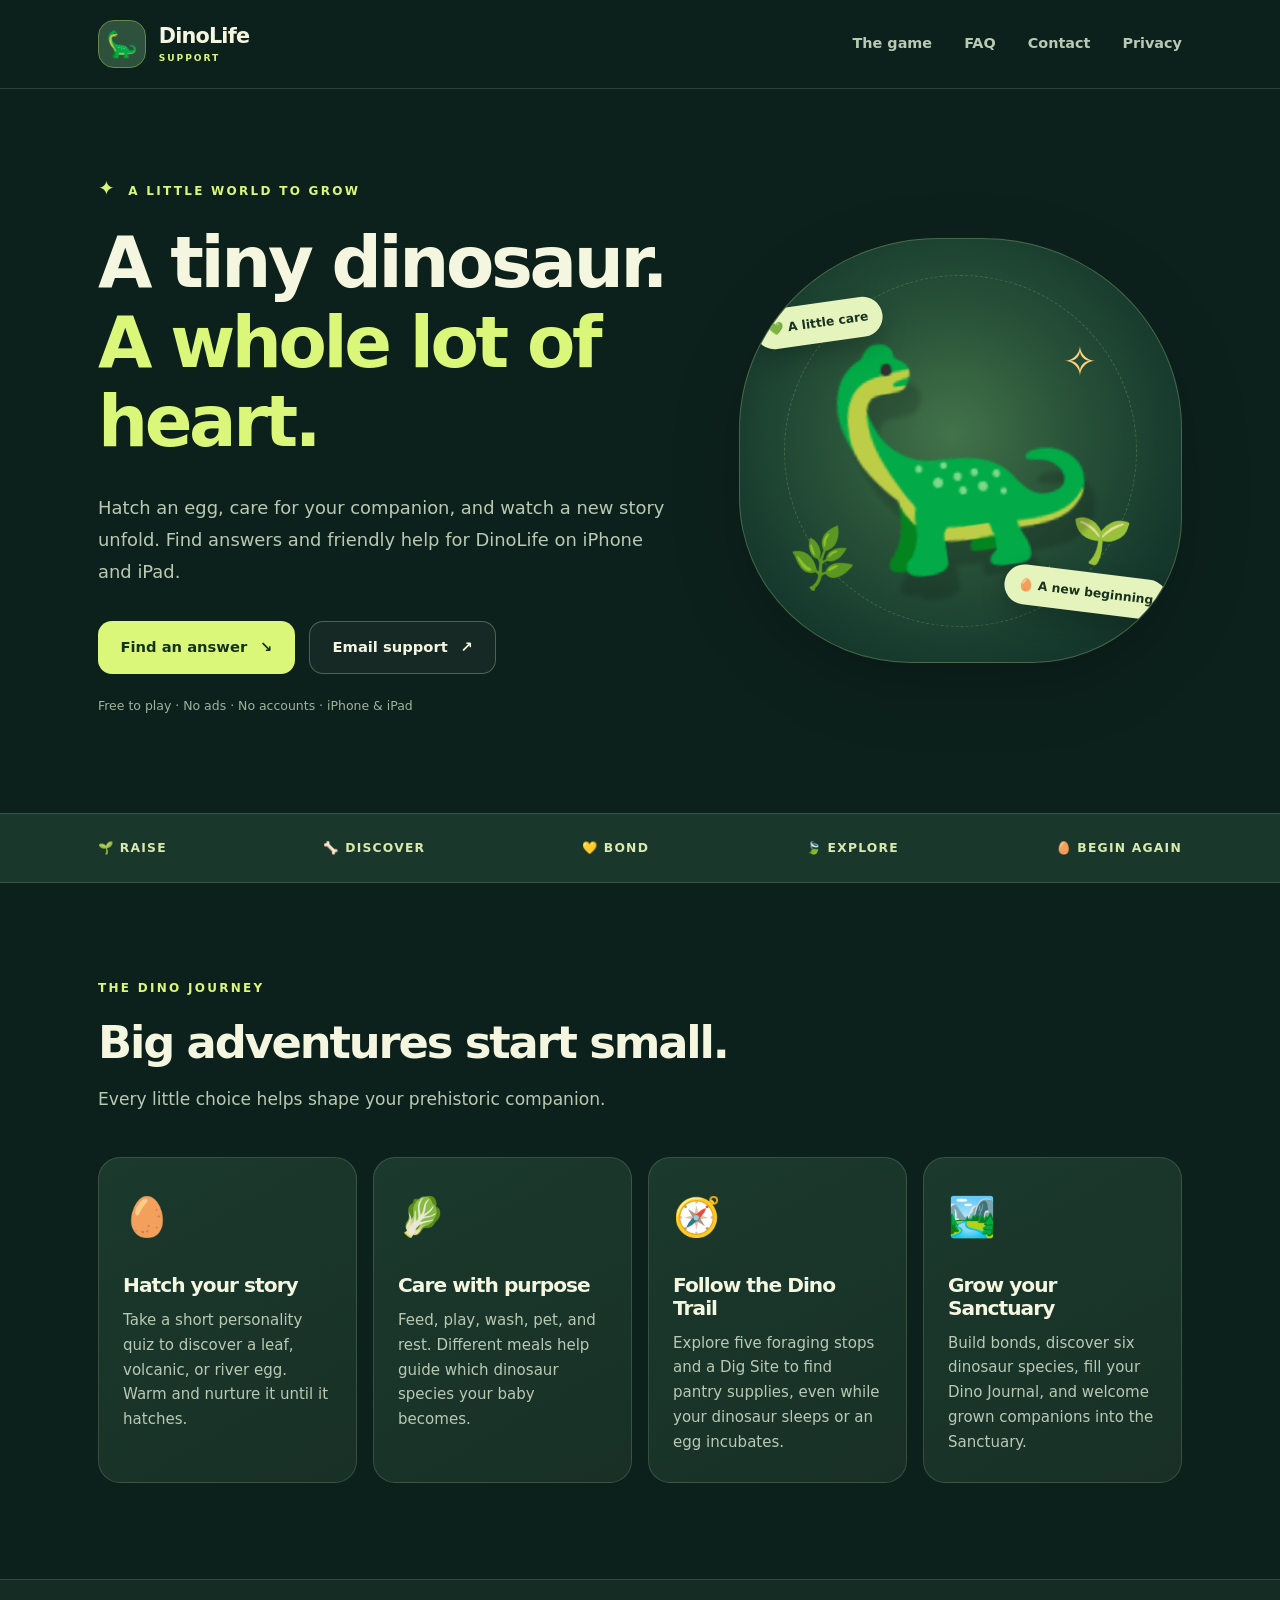
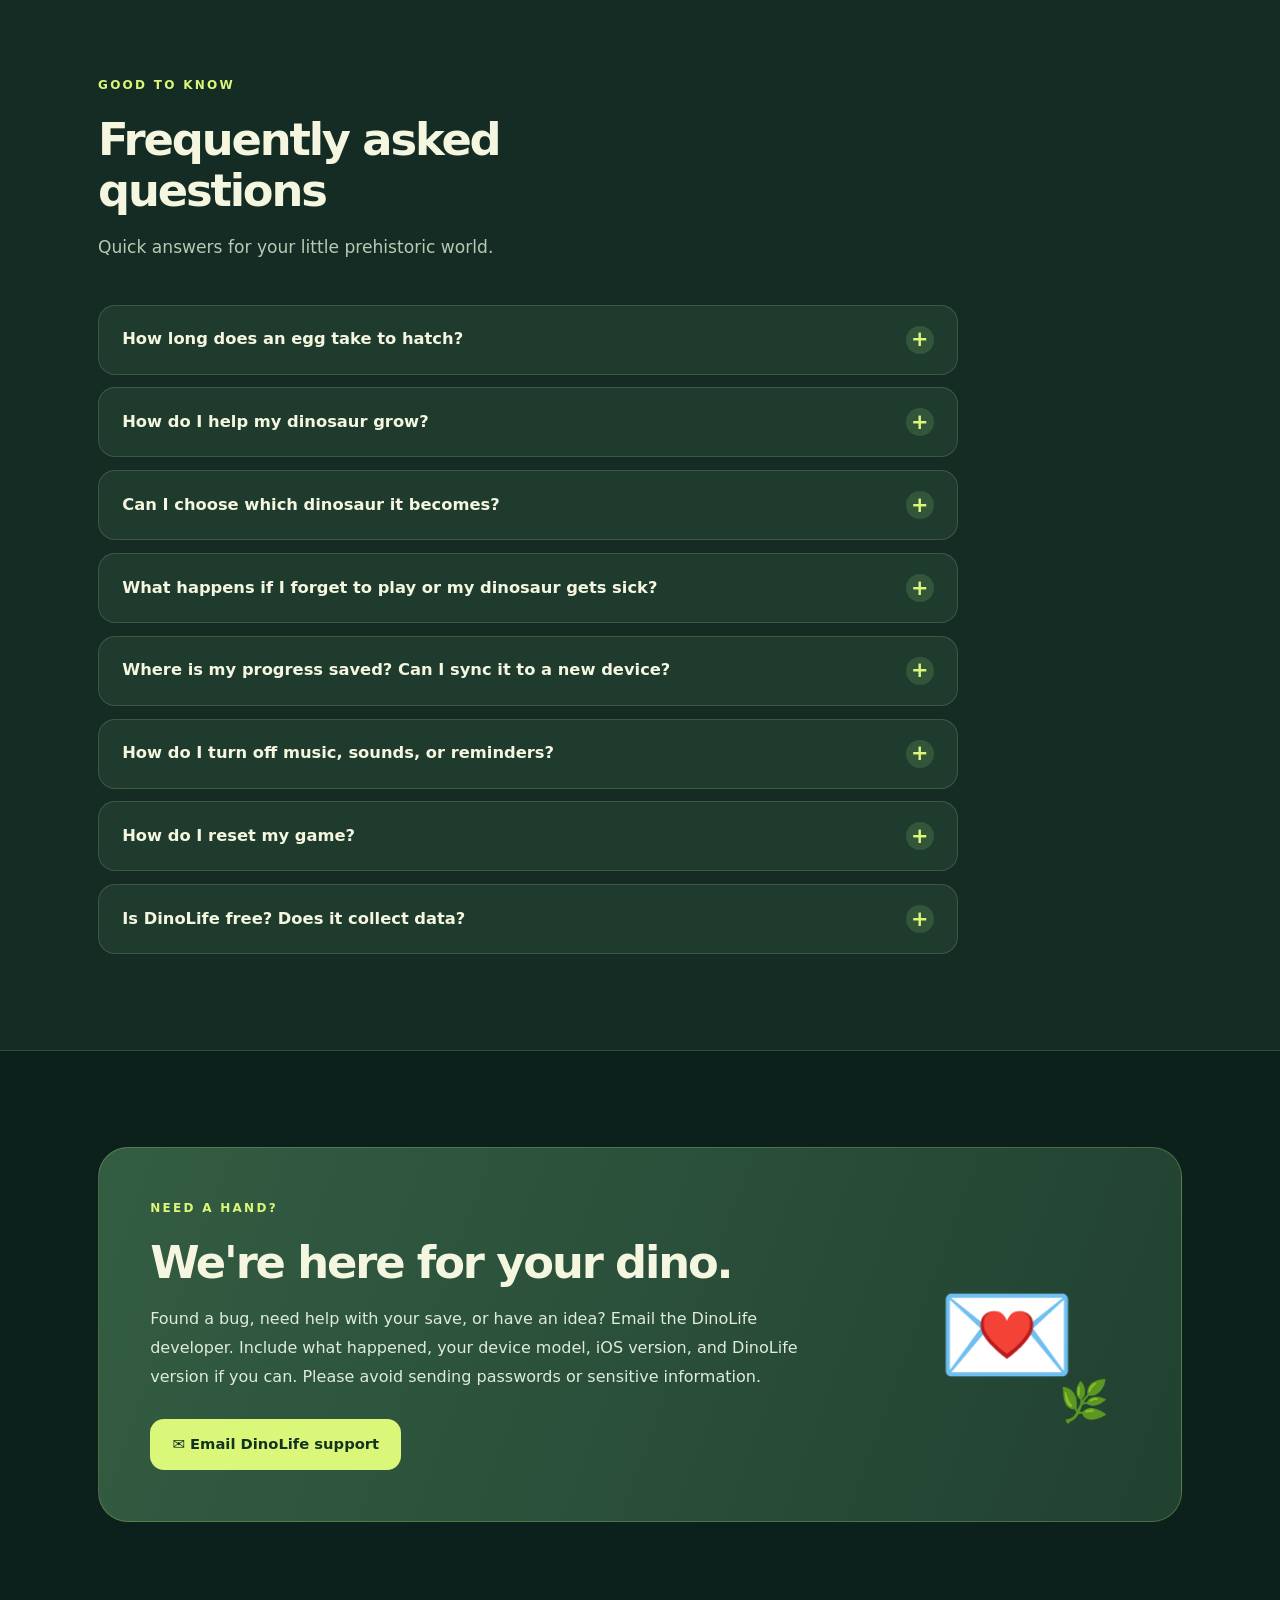
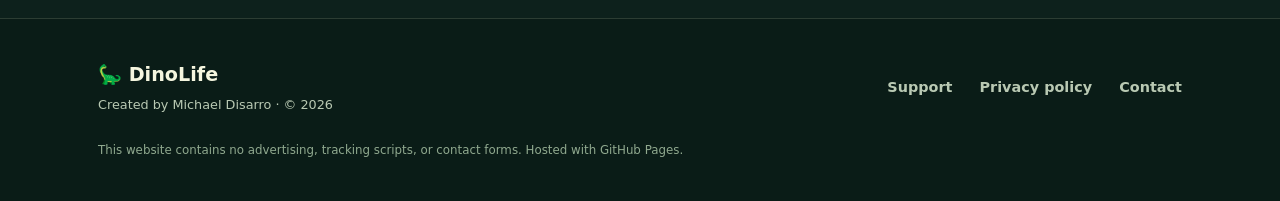
<file: index.html>
<!doctype html>
<html lang="en">
<head>
  <meta charset="utf-8">
  <meta name="viewport" content="width=device-width, initial-scale=1">
  <meta name="theme-color" content="#112921">
  <meta name="description" content="DinoLife support: help with hatching, feeding, dinosaur growth, the Sanctuary, saves, notifications, and privacy.">
  <title>DinoLife — A tiny world to grow | Support</title>
  <link rel="stylesheet" href="./style.css">
</head>
<body>
  <a class="skip-link" href="#main">Skip to content</a>
  <header class="site-header">
    <div class="container nav">
      <a class="brand" href="./index.html" aria-label="DinoLife Support home"><span class="brand-icon" aria-hidden="true">🦕</span><span>DinoLife <small>SUPPORT</small></span></a>
      <nav aria-label="Primary">
        <a href="#discover">The game</a>
        <a href="#faq">FAQ</a>
        <a href="#contact">Contact</a>
        <a href="./privacy.html">Privacy</a>
      </nav>
    </div>
  </header>
  <main id="main">
    <section class="hero container" aria-labelledby="hero-title">
      <div class="hero-copy">
        <p class="eyebrow"><span class="sparkle" aria-hidden="true">✦</span> A LITTLE WORLD TO GROW</p>
        <h1 id="hero-title">A tiny dinosaur.<br><em>A whole lot of heart.</em></h1>
        <p class="lead">Hatch an egg, care for your companion, and watch a new story unfold. Find answers and friendly help for DinoLife on iPhone and iPad.</p>
        <div class="button-row"><a class="button primary" href="#faq">Find an answer <span aria-hidden="true">↘</span></a><a class="button secondary" href="mailto:m.disarro92@gmail.com?subject=DinoLife%20Support">Email support <span aria-hidden="true">↗</span></a></div>
        <p class="subtle">Free to play · No ads · No accounts · iPhone &amp; iPad</p>
      </div>
      <div class="hero-art" aria-label="A playful dinosaur standing among leaves and stars" role="img">
        <span class="orbit orbit-one" aria-hidden="true"></span><span class="orbit orbit-two" aria-hidden="true"></span>
        <span class="art-star star-one" aria-hidden="true">✦</span><span class="art-star star-two" aria-hidden="true">✧</span><span class="art-star star-three" aria-hidden="true">✦</span>
        <div class="dino" aria-hidden="true">🦕</div>
        <span class="leaf leaf-left" aria-hidden="true">🌿</span><span class="leaf leaf-right" aria-hidden="true">🌱</span>
        <span class="pill pill-left">💚 A little care</span><span class="pill pill-right">🥚 A new beginning</span>
      </div>
    </section>
    <div class="ribbon"><div class="container ribbon-content"><span>🌱 RAISE</span><span>🦴 DISCOVER</span><span>💛 BOND</span><span>🍃 EXPLORE</span><span>🥚 BEGIN AGAIN</span></div></div>
    <section class="section container" id="discover" aria-labelledby="discover-title">
      <div class="section-heading"><p class="eyebrow">THE DINO JOURNEY</p><h2 id="discover-title">Big adventures start small.</h2><p>Every little choice helps shape your prehistoric companion.</p></div>
      <div class="feature-grid">
        <article class="feature-card"><div class="feature-icon" aria-hidden="true">🥚</div><h3>Hatch your story</h3><p>Take a short personality quiz to discover a leaf, volcanic, or river egg. Warm and nurture it until it hatches.</p></article>
        <article class="feature-card"><div class="feature-icon" aria-hidden="true">🥬</div><h3>Care with purpose</h3><p>Feed, play, wash, pet, and rest. Different meals help guide which dinosaur species your baby becomes.</p></article>
        <article class="feature-card"><div class="feature-icon" aria-hidden="true">🧭</div><h3>Follow the Dino Trail</h3><p>Explore five foraging stops and a Dig Site to find pantry supplies, even while your dinosaur sleeps or an egg incubates.</p></article>
        <article class="feature-card"><div class="feature-icon" aria-hidden="true">🏞️</div><h3>Grow your Sanctuary</h3><p>Build bonds, discover six dinosaur species, fill your Dino Journal, and welcome grown companions into the Sanctuary.</p></article>
      </div>
    </section>
    <section class="section faq-section" id="faq" aria-labelledby="faq-title">
      <div class="container">
        <div class="section-heading"><p class="eyebrow">GOOD TO KNOW</p><h2 id="faq-title">Frequently asked questions</h2><p>Quick answers for your little prehistoric world.</p></div>
        <div class="faq-list">
          <details><summary>How long does an egg take to hatch?<span class="plus" aria-hidden="true"></span></summary><div class="answer"><p>An egg normally incubates for about 30 minutes of real time. Use the Warm action when it becomes available to shorten the wait; attentive care can bring hatching down to roughly 15 minutes. Eggs can't eat or sleep.</p></div></details>
          <details><summary>How do I help my dinosaur grow?<span class="plus" aria-hidden="true"></span></summary><div class="answer"><p>Keep core care needs in good shape and return to check on your companion. Growth follows real time: a well-cared-for dinosaur generally reaches adulthood in about 3–4 days. Some actions have cooldowns, so you don't need to tap constantly.</p></div></details>
          <details><summary>Can I choose which dinosaur it becomes?<span class="plus" aria-hidden="true"></span></summary><div class="answer"><p>Your quiz determines your egg family: leaf, volcanic, or river. Once hatched, the types of food you feed your baby influence which of the two species in that family it grows into. There are six species to discover.</p></div></details>
          <details><summary>What happens if I forget to play or my dinosaur gets sick?<span class="plus" aria-hidden="true"></span></summary><div class="answer"><p>Don't worry: dinosaurs never die in DinoLife. Neglected needs may cause temporary illness and slow growth, but gentle care can restore health. The game is designed to be forgiving if life gets busy.</p></div></details>
          <details><summary>Where is my progress saved? Can I sync it to a new device?<span class="plus" aria-hidden="true"></span></summary><div class="answer"><p>DinoLife stores progress locally on your device. Version 1.0 does not have accounts or built-in cloud sync, so progress does not automatically transfer between devices through DinoLife. Device-level backup and restore options are managed by Apple and are not guaranteed as an in-game transfer method.</p></div></details>
          <details><summary>How do I turn off music, sounds, or reminders?<span class="plus" aria-hidden="true"></span></summary><div class="answer"><p>Open DinoLife's <strong>About &amp; Privacy</strong> screen. You can separately toggle music, sound effects, haptics, and gentle reminders. Notification permission can also be changed in iOS Settings. Reminders are optional and designed to avoid 9 PM–8 AM.</p></div></details>
          <details><summary>How do I reset my game?<span class="plus" aria-hidden="true"></span></summary><div class="answer"><p>In <strong>About &amp; Privacy</strong>, choose <strong>Erase All Data</strong> and confirm twice. This removes the current dinosaur, pantry, Sanctuary, Journal, achievements, and local preferences from this device. This action can't be undone within DinoLife.</p></div></details>
          <details><summary>Is DinoLife free? Does it collect data?<span class="plus" aria-hidden="true"></span></summary><div class="answer"><p>DinoLife version 1.0 is free with no advertising, purchases, accounts, analytics, or tracking. Gameplay progress stays on your device. Read the <a href="./privacy.html">privacy policy</a> for details, including what happens if you voluntarily email support.</p></div></details>
        </div>
      </div>
    </section>
    <section class="section container" id="contact" aria-labelledby="contact-title">
      <div class="contact-panel">
        <div><p class="eyebrow">NEED A HAND?</p><h2 id="contact-title">We're here for your dino.</h2><p>Found a bug, need help with your save, or have an idea? Email the DinoLife developer. Include what happened, your device model, iOS version, and DinoLife version if you can. Please avoid sending passwords or sensitive information.</p><a class="button primary" href="mailto:m.disarro92@gmail.com?subject=DinoLife%20Support">✉ Email DinoLife support</a></div>
        <div class="contact-art" aria-hidden="true">💌<span>🌿</span></div>
      </div>
    </section>
  </main>
  <footer class="site-footer"><div class="container footer-inner"><span><strong>🦕 DinoLife</strong><br><small>Created by Michael Disarro · © 2026</small></span><div><a href="./index.html">Support</a><a href="./privacy.html">Privacy policy</a><a href="mailto:m.disarro92@gmail.com?subject=DinoLife%20Support">Contact</a></div></div><div class="container footer-note">This website contains no advertising, tracking scripts, or contact forms. Hosted with GitHub Pages.</div></footer>
</body>
</html>
</file>
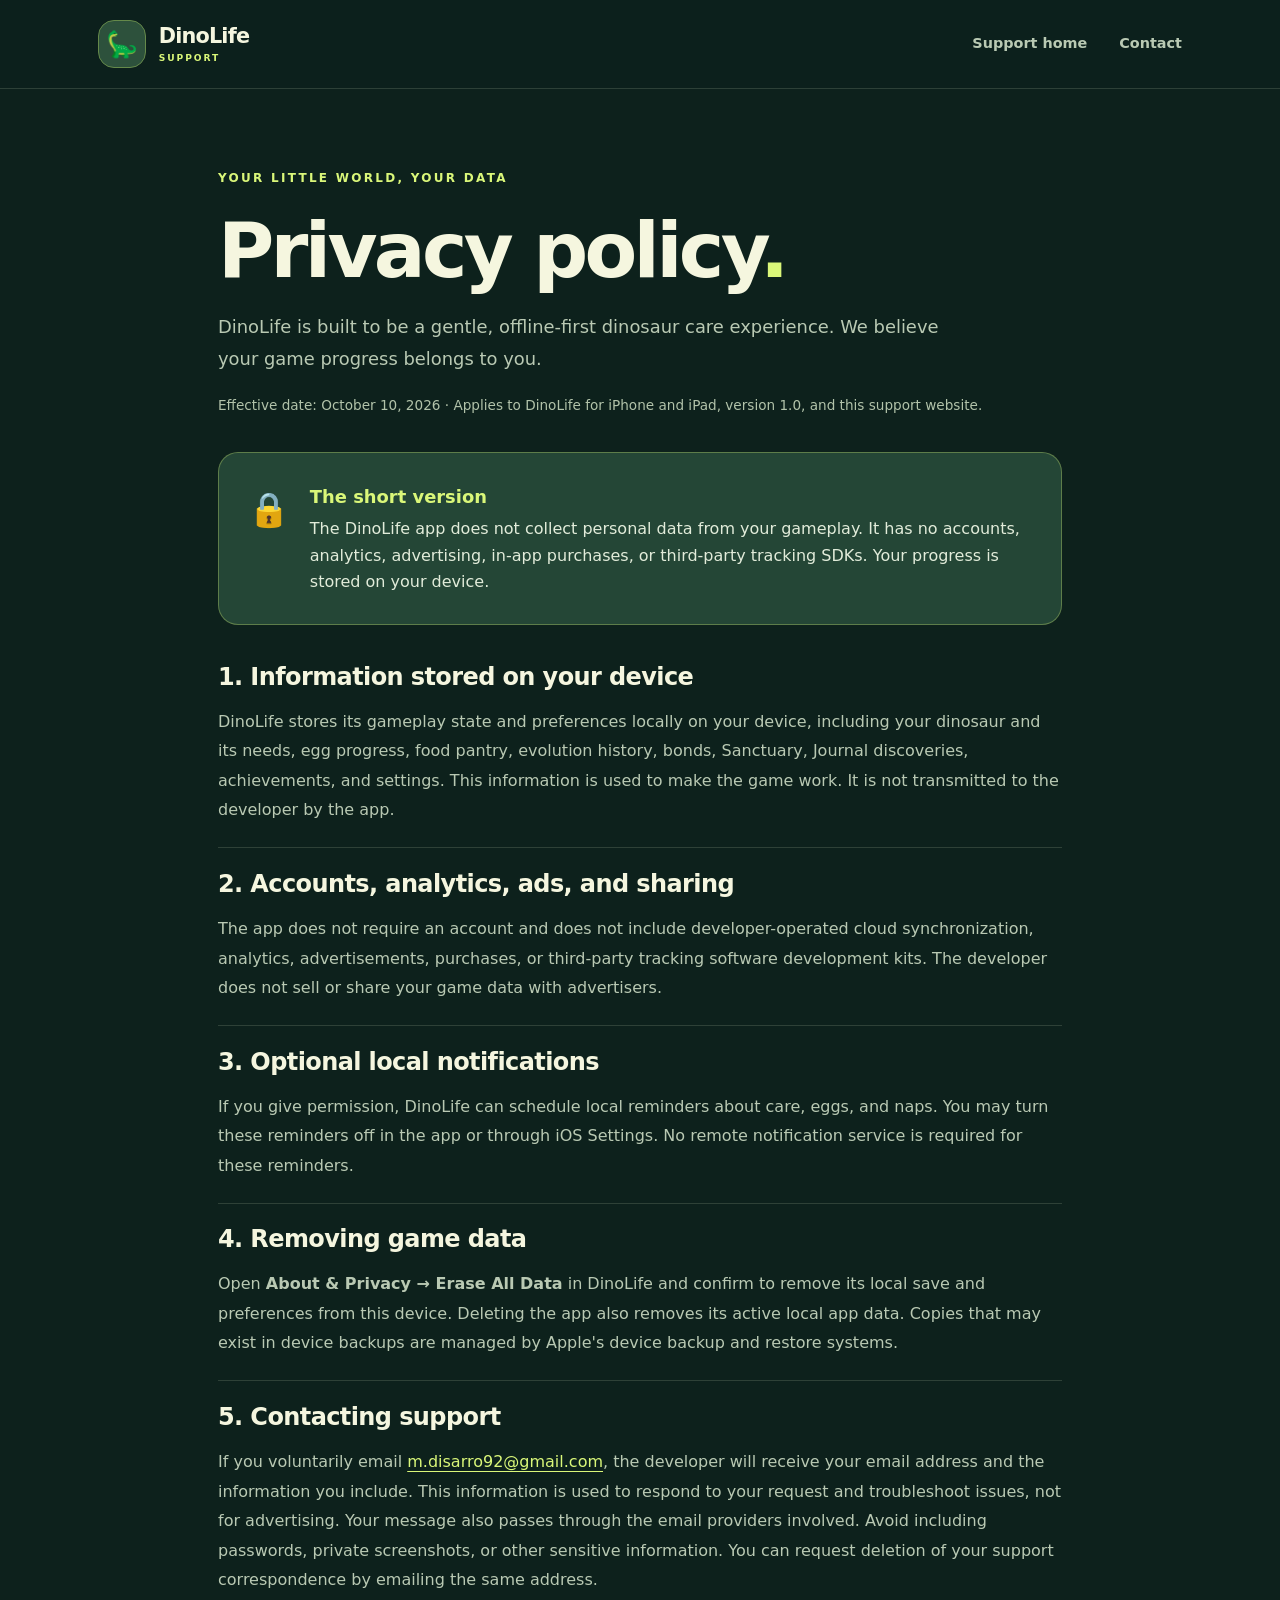
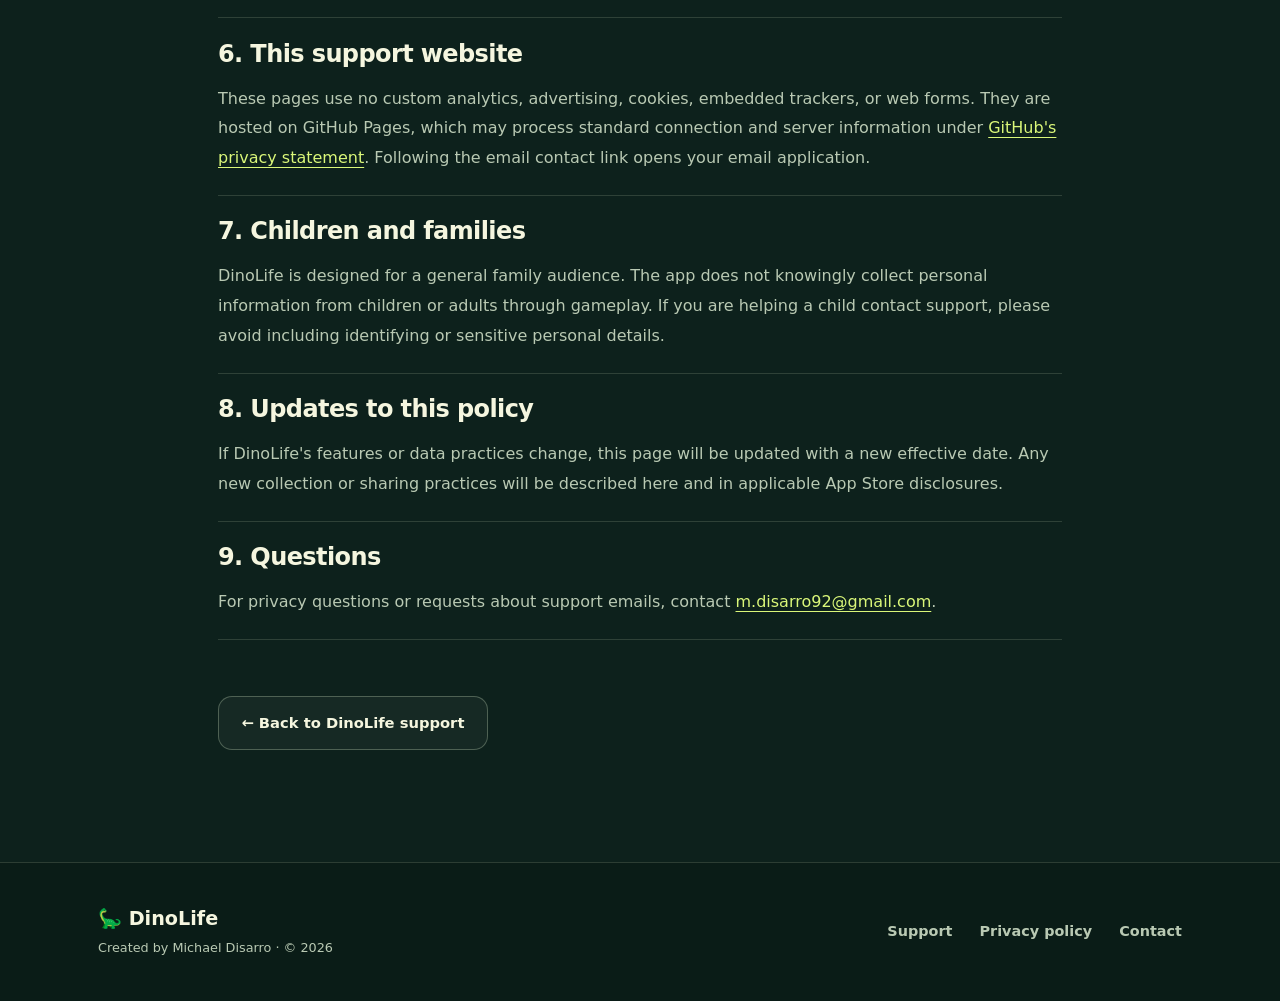
<file: privacy.html>
<!doctype html>
<html lang="en">
<head>
  <meta charset="utf-8">
  <meta name="viewport" content="width=device-width, initial-scale=1">
  <meta name="theme-color" content="#112921">
  <meta name="description" content="Learn how DinoLife handles game progress, reminders, email support, and your privacy.">
  <title>DinoLife — Privacy Policy</title>
  <link rel="stylesheet" href="./style.css">
</head>
<body>
  <a class="skip-link" href="#main">Skip to content</a>
  <header class="site-header"><div class="container nav"><a class="brand" href="./index.html"><span class="brand-icon" aria-hidden="true">🦕</span><span>DinoLife <small>SUPPORT</small></span></a><nav aria-label="Primary"><a href="./index.html">Support home</a><a href="mailto:m.disarro92@gmail.com?subject=DinoLife%20Privacy">Contact</a></nav></div></header>
  <main id="main" class="container policy-main">
    <p class="eyebrow">YOUR LITTLE WORLD, YOUR DATA</p>
    <h1>Privacy policy<span class="period">.</span></h1>
    <p class="lead policy-lead">DinoLife is built to be a gentle, offline-first dinosaur care experience. We believe your game progress belongs to you.</p>
    <p class="policy-date">Effective date: October 10, 2026 · Applies to DinoLife for iPhone and iPad, version 1.0, and this support website.</p>
    <div class="policy-highlight"><span aria-hidden="true">🔒</span><div><strong>The short version</strong><p>The DinoLife app does not collect personal data from your gameplay. It has no accounts, analytics, advertising, in-app purchases, or third-party tracking SDKs. Your progress is stored on your device.</p></div></div>
    <article class="policy-content">
      <section><h2>1. Information stored on your device</h2><p>DinoLife stores its gameplay state and preferences locally on your device, including your dinosaur and its needs, egg progress, food pantry, evolution history, bonds, Sanctuary, Journal discoveries, achievements, and settings. This information is used to make the game work. It is not transmitted to the developer by the app.</p></section>
      <section><h2>2. Accounts, analytics, ads, and sharing</h2><p>The app does not require an account and does not include developer-operated cloud synchronization, analytics, advertisements, purchases, or third-party tracking software development kits. The developer does not sell or share your game data with advertisers.</p></section>
      <section><h2>3. Optional local notifications</h2><p>If you give permission, DinoLife can schedule local reminders about care, eggs, and naps. You may turn these reminders off in the app or through iOS Settings. No remote notification service is required for these reminders.</p></section>
      <section><h2>4. Removing game data</h2><p>Open <strong>About &amp; Privacy → Erase All Data</strong> in DinoLife and confirm to remove its local save and preferences from this device. Deleting the app also removes its active local app data. Copies that may exist in device backups are managed by Apple's device backup and restore systems.</p></section>
      <section><h2>5. Contacting support</h2><p>If you voluntarily email <a href="mailto:m.disarro92@gmail.com?subject=DinoLife%20Privacy">m.disarro92@gmail.com</a>, the developer will receive your email address and the information you include. This information is used to respond to your request and troubleshoot issues, not for advertising. Your message also passes through the email providers involved. Avoid including passwords, private screenshots, or other sensitive information. You can request deletion of your support correspondence by emailing the same address.</p></section>
      <section><h2>6. This support website</h2><p>These pages use no custom analytics, advertising, cookies, embedded trackers, or web forms. They are hosted on GitHub Pages, which may process standard connection and server information under <a href="https://docs.github.com/en/site-policy/privacy-policies/github-general-privacy-statement" rel="noopener noreferrer">GitHub's privacy statement</a>. Following the email contact link opens your email application.</p></section>
      <section><h2>7. Children and families</h2><p>DinoLife is designed for a general family audience. The app does not knowingly collect personal information from children or adults through gameplay. If you are helping a child contact support, please avoid including identifying or sensitive personal details.</p></section>
      <section><h2>8. Updates to this policy</h2><p>If DinoLife's features or data practices change, this page will be updated with a new effective date. Any new collection or sharing practices will be described here and in applicable App Store disclosures.</p></section>
      <section><h2>9. Questions</h2><p>For privacy questions or requests about support emails, contact <a href="mailto:m.disarro92@gmail.com?subject=DinoLife%20Privacy">m.disarro92@gmail.com</a>.</p></section>
    </article>
    <div class="policy-back"><a class="button secondary" href="./index.html">← Back to DinoLife support</a></div>
  </main>
  <footer class="site-footer"><div class="container footer-inner"><span><strong>🦕 DinoLife</strong><br><small>Created by Michael Disarro · © 2026</small></span><div><a href="./index.html">Support</a><a href="./privacy.html" aria-current="page">Privacy policy</a><a href="mailto:m.disarro92@gmail.com?subject=DinoLife%20Support">Contact</a></div></div></footer>
</body>
</html>
</file>
<file: style.css>
:root{color-scheme:dark;--bg:#0d211c;--bg2:#142e24;--panel:#1b392d;--panel2:#213d31;--ink:#f5f6df;--muted:#b9c9b3;--lime:#daf779;--line:rgba(235,248,210,.15);--amber:#ffd17e;--shadow:0 22px 70px rgba(0,0,0,.2);font:16px/1.65 -apple-system,BlinkMacSystemFont,"Segoe UI",system-ui,sans-serif}
*{box-sizing:border-box}
html{scroll-behavior:smooth;scroll-padding-top:6rem}
body{margin:0;background:var(--bg);color:var(--ink);overflow-x:hidden}
a{color:var(--lime);text-underline-offset:.22em}
a:hover{color:#fff}
a:focus-visible,summary:focus-visible{outline:3px solid var(--amber);outline-offset:5px;border-radius:4px}
.container{max-width:1180px;margin:0 auto;padding-inline:clamp(1.3rem,4vw,3rem)}
.skip-link{position:absolute;top:-100px;left:20px;z-index:99;background:var(--lime);color:#102217;padding:.7rem 1rem;border-radius:0 0 12px 12px}
.skip-link:focus{top:0}
.site-header{border-bottom:1px solid var(--line);background:rgba(13,33,28,.97)}
.nav{min-height:88px;display:flex;align-items:center;justify-content:space-between;gap:2rem}
.brand{display:flex;align-items:center;gap:.8rem;color:var(--ink);text-decoration:none;font-size:1.3rem;font-weight:850;letter-spacing:-.04em;line-height:1.1}
.brand small{display:block;font-size:.57rem;font-weight:850;letter-spacing:.21em;color:var(--lime);margin-top:5px}
.brand-icon{display:grid;place-items:center;border:1px solid #65894a;background:#2d513c;width:48px;height:48px;border-radius:16px;font-size:1.6rem}
nav{display:flex;gap:clamp(.8rem,2.5vw,2rem);align-items:center;flex-wrap:wrap}
nav a,.site-footer a{font-size:.9rem;font-weight:650;color:var(--muted);text-decoration:none}
nav a:hover,.site-footer a:hover{color:var(--lime)}
.hero{display:grid;grid-template-columns:1.2fr .9fr;align-items:center;gap:clamp(1.5rem,4vw,5rem);min-height:610px;padding-block:5.2rem}
.eyebrow{font-size:.75rem;letter-spacing:.19em;font-weight:850;color:var(--lime);margin:0 0 1.2rem;text-transform:uppercase}
.sparkle{font-size:1.25rem;margin-right:.3rem}
h1,h2,h3{line-height:1.13;letter-spacing:-.048em}
h1{font-size:clamp(3.1rem,5.5vw,5.8rem);margin:0 0 1.8rem;font-weight:900}
h1 em{font-style:normal;color:var(--lime)}
h2{font-size:clamp(2rem,3.5vw,3.4rem);margin:0 0 .85rem}
h3{font-size:1.26rem;margin:.8rem 0 .7rem}
.lead{font-size:clamp(1rem,1.4vw,1.19rem);max-width:570px;color:var(--muted);line-height:1.8;margin:0 0 2rem}
.button-row{display:flex;flex-wrap:wrap;gap:.9rem}
.button{display:inline-flex;align-items:center;justify-content:center;gap:.8rem;padding:.85rem 1.4rem;border-radius:14px;font-weight:850;font-size:.92rem;text-decoration:none;min-height:49px;transition:transform .15s ease,background .15s ease}
.button:hover{transform:translateY(-2px)}
.button.primary{background:var(--lime);color:#14331e}
.button.primary:hover{background:#efffb3;color:#102517}
.button.secondary{border:1px solid rgba(230,248,209,.27);color:var(--ink);background:rgba(255,255,255,.04)}
.button.secondary:hover{background:rgba(255,255,255,.10)}
.subtle{font-size:.78rem;color:#a0b39c;margin-top:1.4rem}
.hero-art{position:relative;isolation:isolate;min-height:425px;display:grid;place-items:center;background:radial-gradient(circle at 48% 46%,#427349 0%,#285138 39%,#173b2e 70%,#112a23 100%);border:1px solid rgba(198,237,150,.25);border-radius:45% 45% 34% 39%;box-shadow:var(--shadow);overflow:hidden}
.orbit{position:absolute;border-radius:50%;border:1px dashed rgba(213,246,148,.2);width:80%;aspect-ratio:1}
.orbit-two{width:120%;transform:rotate(30deg)}
.dino{font-size:clamp(8rem,17vw,14rem);line-height:1;filter:drop-shadow(8px 25px 2px rgba(0,0,0,.16));transform:rotate(-8deg);z-index:2}
.art-star{position:absolute;color:var(--amber);font-size:2rem}
.star-one{top:14%;left:25%}.star-two{top:21%;right:19%;font-size:2.6rem}.star-three{bottom:17%;right:28%;font-size:1.25rem}
.leaf{position:absolute;font-size:3rem;bottom:15%;left:12%;transform:rotate(-20deg)}.leaf-right{right:12%;left:auto;bottom:20%;transform:rotate(18deg)}
.pill{position:absolute;z-index:4;font-size:.77rem;color:#18321f;background:#e5f4bd;box-shadow:0 12px 25px rgba(0,0,0,.18);padding:.6rem .9rem;border-radius:100px;font-weight:900}
.pill-left{top:15%;left:3%;transform:rotate(-8deg)}.pill-right{right:3%;bottom:12%;transform:rotate(7deg)}
.ribbon{border-block:1px solid var(--line);background:#19372b}
.ribbon-content{display:flex;flex-wrap:wrap;align-items:center;justify-content:space-between;gap:1rem;min-height:68px;color:#d9eaae;font-size:.77rem;letter-spacing:.1em;font-weight:850}
.section{padding-block:6rem}
.section-heading{max-width:640px;margin-bottom:2.7rem}
.section-heading>p:last-child{color:var(--muted);font-size:1.07rem}
.feature-grid{display:grid;grid-template-columns:repeat(4,1fr);gap:1rem}
.feature-card{background:linear-gradient(150deg,var(--panel),#183026);border:1px solid var(--line);border-radius:22px;padding:1.7rem 1.5rem;min-height:285px}
.feature-icon{font-size:2.4rem}
.feature-card h3{margin-top:1.6rem}
.feature-card p{font-size:.94rem;color:var(--muted);margin:0}
.faq-section{background:#142c23;border-block:1px solid var(--line)}
.faq-list{max-width:860px;display:grid;gap:.8rem}
.faq-list details{border:1px solid var(--line);border-radius:17px;background:#1e3b2e;overflow:hidden}
.faq-list details[open]{background:#234232}
.faq-list summary{list-style:none;cursor:pointer;padding:1.25rem 1.45rem;font-weight:750;font-size:1.02rem;display:flex;align-items:center;justify-content:space-between;gap:1rem}
.faq-list summary::-webkit-details-marker{display:none}
.plus{flex:none;width:28px;height:28px;border-radius:50%;background:#33563a;display:grid;place-items:center;color:var(--lime)}
.plus:after{content:"+";font-size:1.3rem;line-height:1}
details[open] .plus:after{content:"−"}
.answer{padding:0 1.45rem 1.3rem;color:var(--muted)}
.answer p{max-width:730px;margin:0}
.answer strong{color:var(--ink)}
.contact-panel{display:grid;grid-template-columns:2fr .7fr;gap:2rem;align-items:center;padding:clamp(1.7rem,4vw,3.5rem);background:linear-gradient(110deg,#335d43,#214131);border:1px solid rgba(218,247,121,.22);border-radius:30px}
.contact-panel h2{max-width:700px}
.contact-panel p:not(.eyebrow){color:#dfebdb;max-width:660px;line-height:1.8}
.contact-panel .button{margin-top:.7rem}
.contact-art{position:relative;justify-self:center;font-size:7rem}
.contact-art span{position:absolute;font-size:2.5rem;bottom:-.4rem;right:-2rem}
.site-footer{border-top:1px solid var(--line);padding:2.5rem 0;background:#0a1c17}
.footer-inner{display:flex;justify-content:space-between;gap:1rem;align-items:center}
.footer-inner strong{font-size:1.2rem}
.footer-inner small{color:var(--muted);font-size:.8rem}
.footer-inner>div{display:flex;gap:1.7rem;flex-wrap:wrap}
.footer-note{font-size:.74rem;margin-top:1.5rem;color:#90a98f}
.policy-main{max-width:940px;padding-block:5rem 7rem}
.policy-main h1{font-size:clamp(3.2rem,6vw,5.4rem);margin-bottom:1rem}
.period{color:var(--lime)}
.policy-lead{max-width:760px;margin-bottom:1.2rem}
.policy-date{color:#b2c3aa;font-size:.85rem;margin-bottom:2.2rem}
.policy-highlight{display:flex;align-items:flex-start;gap:1.25rem;padding:1.8rem;border:1px solid rgba(218,247,121,.31);background:#244636;border-radius:20px}
.policy-highlight>span{font-size:2.1rem}
.policy-highlight strong{display:block;color:var(--lime);font-size:1.12rem;margin-bottom:.3rem}
.policy-highlight p{margin:0;color:#e2ecda}
.policy-content{padding-block:1rem}
.policy-content section{padding:1.4rem 0;border-bottom:1px solid var(--line)}
.policy-content h2{font-size:1.5rem;letter-spacing:-.025em}
.policy-content p{color:var(--muted);line-height:1.85;margin-bottom:0}
.policy-back{margin-top:2.5rem}
@media (max-width:930px){.hero{grid-template-columns:1fr;min-height:unset;padding-top:4rem}.hero-art{min-height:320px;max-width:600px;width:100%;justify-self:center}.dino{font-size:11rem}.feature-grid{grid-template-columns:repeat(2,1fr)}.contact-panel{grid-template-columns:1fr}.contact-art{display:none}}
@media (max-width:580px){.nav{min-height:105px;align-items:flex-start;justify-content:center;flex-direction:column;gap:1rem;padding-block:1rem}.nav nav{gap:1rem}.nav nav a{font-size:.82rem}.hero{padding-block:3.5rem;gap:2.5rem}.hero-art{min-height:270px;border-radius:33%}.dino{font-size:8.5rem}.pill{font-size:.63rem}.ribbon-content{justify-content:center;gap:1rem 1.4rem;padding-block:1rem}.section{padding-block:4.5rem}.feature-grid{grid-template-columns:1fr}.feature-card{min-height:auto}.faq-list summary{font-size:.93rem}.footer-inner{align-items:flex-start;flex-direction:column;gap:1.4rem}.contact-panel{border-radius:22px}.policy-main{padding-block:3rem 5rem}.policy-highlight{padding:1.25rem}}
@media (prefers-reduced-motion:reduce){html{scroll-behavior:auto}.button{transition:none}.button:hover{transform:none}}
</file>
